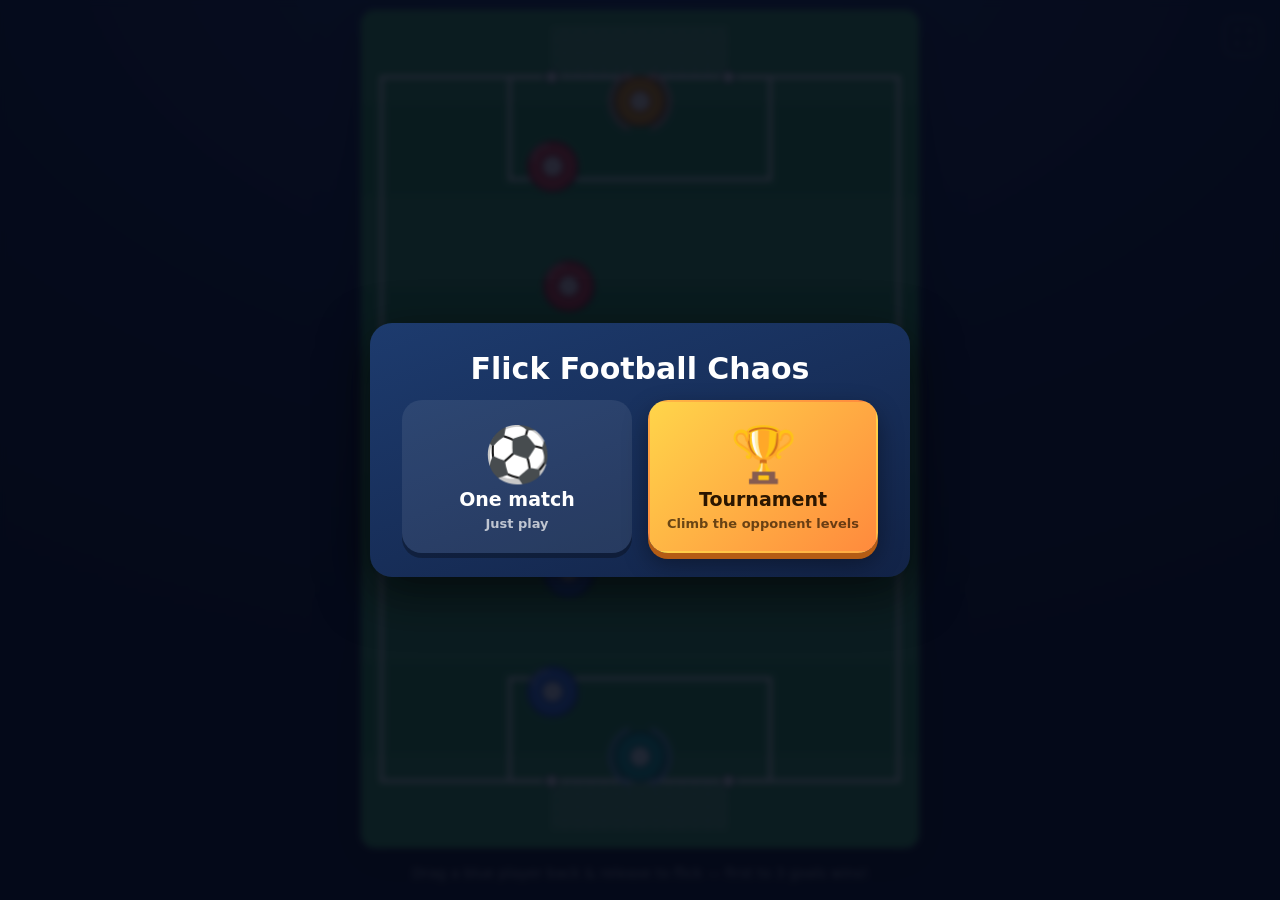
<file: index.html>
<!DOCTYPE html>
<html lang="en">
<head>
<meta charset="utf-8">
<meta name="viewport" content="width=device-width, initial-scale=1, maximum-scale=1, user-scalable=no, viewport-fit=cover">
<title>Flick Football Chaos</title>
<link rel="stylesheet" href="style.css">
</head>
<body>
<div id="wrap">
  <div id="startScreen">
    <div id="startCard">
      <h1 id="startTitle">Flick Football Chaos</h1>

      <div id="modeStep">
        <div id="modeRow">
          <button id="pickSingle" type="button">
            <span class="modeIcon">&#9917;</span>
            <span class="modeName">One match</span>
            <span class="modeHint">Just play</span>
          </button>
          <button id="pickCup" type="button">
            <span class="modeIcon">&#127942;</span>
            <span class="modeName">Tournament</span>
            <span class="modeHint">Climb the opponent levels</span>
          </button>
        </div>
      </div>

      <div id="teamStep" class="hidden">
        <p class="caption">Choose your team</p>
        <div id="slotRow"></div>
        <div id="cupProgress">
          <div id="trophyShelf"></div>
          <div id="cupPips"></div>
          <p id="cupOpponent"></p>
        </div>
        <fieldset id="opponentChoice">
          <legend>Opponent level</legend>
          <div id="opponentLevelControl">
            <button id="levelDown" type="button" aria-label="Easier opponent">−</button>
            <output id="opponentLevelReadout" for="opponentLevelInput">Level <b id="opponentLevelValue">2</b><span id="opponentLevelName">Starter</span></output>
            <button id="levelUp" type="button" aria-label="Harder opponent">+</button>
          </div>
          <input id="opponentLevelInput" type="range" min="0" max="10" step="1" value="2" aria-label="Opponent level">
          <div id="opponentScale" aria-hidden="true"><span>0 · Practice</span><span>10 · Elite</span></div>
          <p id="opponentChoiceHint"></p>
        </fieldset>
        <button id="nextUnlock" type="button" class="hidden" title="Locker" aria-label="Next unlock">
          <canvas id="nextUnlockArt" width="44" height="44"></canvas>
        </button>
        <div id="startButtons">
          <button id="startBack" type="button" aria-label="Back">&#8592;</button>
          <button id="startGo" type="button" aria-label="Play">&#9654;</button>
          <button id="startStats" type="button" title="Stats" aria-label="Stats">&#128202;</button>
          <button id="startLocker" type="button" title="Locker" aria-label="Locker">&#127933;</button>
        </div>
      </div>
    </div>
  </div>

  <header id="hud" class="hidden">
    <span class="team blue">
      <span class="teamIdentity"><span id="hudYouFlag">⚽</span><span id="hudYouName">You</span></span>
      <span class="teamScore"><b id="scoreHuman">0</b><small>You</small></span>
    </span>
    <span id="turnMsg" class="human">Your turn</span>
    <span class="team red">
      <span class="teamIdentity"><span id="hudFoeFlag">⚽</span><span id="hudFoeName">Opponent</span></span>
      <span class="teamScore"><b id="scoreAi">0</b><span class="rivalRating"><small id="hudFoeLevel">Level 2</small><small id="hudFoeStyle"></small></span></span>
    </span>
  </header>

  <div id="streakHud" class="hidden" role="status" aria-label="Maths answer streak and earned powers" aria-live="polite">
    <div id="streakTrack">
      <div class="streakScore"><b id="streakCount">0</b><span>in a row</span></div>
      <div class="streakRun">
        <div id="streakPips" aria-hidden="true">
          <i id="streakPip0"></i><i id="streakPip1"></i><i id="streakPip2"></i><i id="streakPip3"></i>
          <i id="streakPip4"></i><i id="streakPip5"></i><i id="streakPip6"></i><i id="streakPip7"></i>
        </div>
        <span id="streakProgress">3 more for Coaching line</span>
      </div>
      <span id="streakTarget" aria-hidden="true">↗</span>
    </div>
    <div id="streakPowers" class="hidden">
      <span id="streakCoach" class="streakChip hidden"><span>↗ Coaching line</span> <b id="streakCoachCount"></b></span>
      <span id="streakBig" class="streakChip hidden"><span>💪 Big striker</span> <b id="streakBigCount"></b></span>
      <span id="streakSmall" class="streakChip hidden"><span>🐜 Tiny defenders</span> <b id="streakSmallCount"></b></span>
    </div>
  </div>

  <div id="stage">
    <canvas id="game" width="600" height="900"></canvas>
    <button id="fsBtn" type="button" title="Fullscreen (F)" aria-label="Toggle fullscreen">&#9974;</button>
    <div id="chaosBanner" class="hidden"></div>
    <div id="goalFlash" class="hidden"></div>
    <button id="bonusAction" type="button" class="hidden">Skip setup &#8618;</button>
    <div id="matchmaking" class="hidden" role="dialog" aria-modal="true" aria-labelledby="matchTitle">
      <div id="matchCard">
        <p id="matchRound"></p>
        <h2 id="matchTitle" aria-live="polite">Finding an opponent…</h2>
        <div id="matchLineup">
          <div class="matchSide"><span class="matchFlag" id="matchYouFlag"></span><b id="matchYouName"></b><small>Your team</small></div>
          <span class="matchVs">VS</span>
          <div class="matchSide rival"><span class="matchFlag" id="matchFoeFlag">?</span><b id="matchFoeName">Searching…</b><small id="matchFoeCountry"></small></div>
        </div>
        <p class="levelBadge" id="matchLevel"></p>
        <p id="matchHint"></p>
        <div id="matchStyle" class="opponentStyle hidden">
          <span id="matchStyleIcon" aria-hidden="true"></span>
          <div class="opponentStyleCopy"><b id="matchStyleName"></b><p id="matchStyleHint"></p></div>
        </div>
        <p id="matchSeason"></p>
        <p id="matchStatus">Scouting the opposition…</p>
        <div id="matchSearch" aria-hidden="true"><span>⚽</span></div>
        <p class="computerNote">Computer opponent</p>
        <div id="matchButtons">
          <button id="matchBack" type="button">Back</button>
          <button id="matchReveal" type="button">Reveal now</button>
          <button id="matchGo" type="button" disabled>Kick off</button>
        </div>
      </div>
    </div>
    <div id="quiz" class="hidden">
      <div id="quizHeader">
        <div id="quizLead"></div>
        <button id="quizSkip" type="button">Keep playing &#8618;</button>
      </div>
      <div id="quizPrize">
        <div id="quizPrizeGlyph"></div>
        <div id="quizPrizePreview"></div>
        <div id="quizPrizeName"></div>
        <div id="quizPrizeHint"></div>
      </div>
      <div id="quizQ"></div>
      <div id="quizChoices"></div>
    </div>
    <div id="teamEditor" class="hidden">
      <div id="teamCard">
        <p class="caption">Pick a badge</p>
        <div id="badgeGrid"></div>
        <p class="caption">Team name</p>
        <div id="teamNameRow">
          <input id="teamName" type="text" maxlength="12" placeholder="&#9917;" aria-label="Team name">
          <button id="teamDice" type="button" title="Another name" aria-label="Another name">&#127922;</button>
        </div>
        <div id="agePanel">
        <p class="caption">How old are you?</p>
        <div id="ageLead">
          <span class="cake">&#127874;</span>
          <span id="ageValue"></span>
        </div>
        <div id="teamAges" title="Age">
          <button type="button" class="ageBtn" data-band="1">5</button>
          <button type="button" class="ageBtn" data-band="2">6</button>
          <button type="button" class="ageBtn" data-band="3">7</button>
          <button type="button" class="ageBtn" data-band="4">8</button>
          <button type="button" class="ageBtn" data-band="5">9</button>
          <button type="button" class="ageBtn" data-band="6">10</button>
          <button type="button" class="ageBtn" data-band="7">11</button>
          <button type="button" class="ageBtn" data-band="8">12</button>
          <button type="button" class="ageBtn" data-band="9">13</button>
          <button type="button" class="ageBtn" data-band="10">14&ndash;15</button>
          <button type="button" class="ageBtn" data-band="11">16+</button>
          <button type="button" class="ageBtn" data-band="0" title="No maths" aria-label="No maths">&#128683;</button>
        </div>
        </div>
        <div id="teamButtons">
          <button id="teamDelete" type="button" aria-label="Delete team">&#128465;</button>
          <button id="teamCancel" type="button" aria-label="Back">&#10005;</button>
          <button id="teamOk" type="button">&#10004;</button>
        </div>
      </div>
    </div>

    <!-- Every flag in the world, on a screen of its own. The team card has no
         room for two hundred tiles, so the globe in its badge grid opens this
         instead: five continent tabs, a grid that scrolls, and a back arrow
         that changes nothing — the same shape as the cup draw. -->
    <div id="flagPicker" class="hidden">
      <div id="flagCard">
        <div id="flagTabs"></div>
        <div id="flagGrid"></div>
        <div id="flagButtons">
          <button id="flagBack" type="button" aria-label="Back">&#8592;</button>
        </div>
      </div>
    </div>

    <div id="statsPanel" class="hidden">
      <div id="statsCard">
        <div id="statsWho"></div>
        <p class="caption">This team so far</p>
        <div id="statsGrid"></div>
        <button id="statsClose" type="button" aria-label="Back">&#10005;</button>
      </div>
    </div>

    <div id="lockerPanel" class="hidden">
      <div id="lockerCard">
        <div id="lockerWho"></div>
        <p class="caption">Your locker</p>
        <div class="lockerGrid" id="lockerBall"></div>
        <div class="lockerGrid" id="lockerHat"></div>
        <div class="lockerGrid" id="lockerPitch"></div>
        <button id="lockerClose" type="button" aria-label="Back">&#10005;</button>
      </div>
    </div>

    <div id="bracket" class="hidden">
      <div id="bracketCard">
        <div id="bracketTitle">&#127942;</div>
        <p class="caption" id="bracketCaption"></p>
        <div id="bracketTie">
          <div class="side"><span class="bdg" id="tieMe"></span><span class="nm" id="tieMeName"></span></div>
          <div class="vs"><span id="tieRound">&#127942;</span></div>
          <div class="side"><span class="bdg" id="tieFoe"></span><span class="nm" id="tieFoeName"></span><small id="tieFoeCountry"></small></div>
        </div>
        <p class="levelBadge" id="tieLevel"></p>
        <p id="tieChallenge"></p>
        <p id="tieStyle" class="opponentStyleCue"></p>
        <p id="tieSeason"></p>
        <div id="bracketButtons">
          <button id="bracketBack" type="button" aria-label="Back">&#8592;</button>
          <button id="roundGo" type="button" aria-label="Meet your opponent">&#9654;</button>
        </div>
        <div id="bracketRounds"></div>
        <div id="bracketTree"></div>
      </div>
    </div>

    <div id="overlay" class="hidden">
      <div id="overCard">
        <h1 id="overTitle"></h1>
        <p id="overSub"></p>
        <p id="overOpponent"></p>
        <p id="overStyle" class="opponentStyleCue"></p>
        <p id="overNext" class="hidden"></p>
        <div id="overUnlocks" class="hidden">
          <p class="caption">Unlocked!</p>
          <div id="overUnlockRow"></div>
        </div>
        <button id="again"></button>
      </div>
    </div>
  </div>

  <footer id="hint">
    <span id="hintText">Drag a blue player back &amp; release to flick &mdash; first to 3 goals wins!</span>
    <div id="shotFeedback" class="hidden" role="status" aria-live="polite" aria-atomic="true">
      <span id="shotFeedbackIcon" aria-hidden="true"></span>
      <div class="shotFeedbackCopy"><strong id="shotFeedbackTitle"></strong><span id="shotFeedbackTip"></span></div>
    </div>
  </footer>
</div>
<script src="maths.js"></script>
<script src="names.js"></script>
<script src="opponents.js"></script>
<script src="tournament.js"></script>
<script src="flags.js"></script>
<script src="store.js"></script>
<script src="locker.js"></script>
<script src="bonuses.js"></script>
<script src="shot-feedback.js"></script>
<script src="quiz.js"></script>
<script src="formation.js"></script>
<script src="game.js"></script>
</body>
</html>
</file>
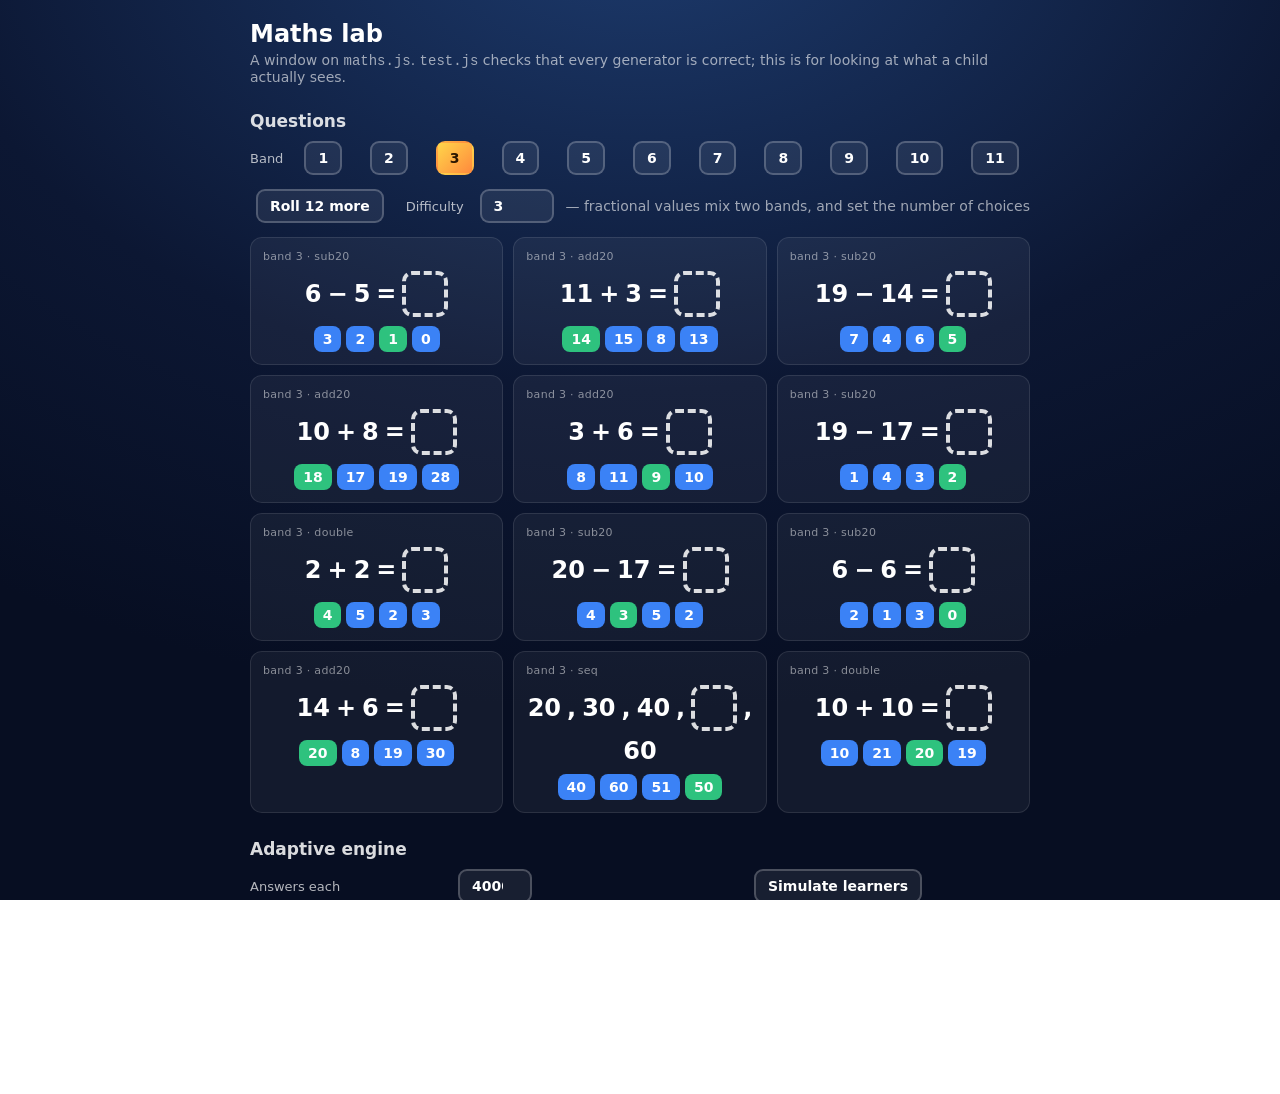
<file: maths-lab.html>
<!DOCTYPE html>
<html lang="en">
<head>
<meta charset="utf-8">
<meta name="viewport" content="width=device-width, initial-scale=1">
<title>Maths lab — Flick Football Chaos</title>
<!-- The game's own stylesheet, so a question here looks exactly like a question
     in a match. A preview drawn a second way would be a preview of the preview. -->
<link rel="stylesheet" href="style.css">
<style>
  body { overflow: auto; padding: 20px 16px 60px; }
  .lab { max-width: 780px; margin: 0 auto; }
  h1 { font-size: 24px; margin-bottom: 4px; }
  h2 { font-size: 17px; margin: 26px 0 10px; opacity: .85; }
  .sub { opacity: .6; font-size: 14px; margin-bottom: 18px; }
  .row { display: flex; gap: 6px; flex-wrap: wrap; align-items: center; margin-bottom: 14px; }
  .row label { font-size: 13px; opacity: .7; margin-right: 4px; }
  button.lab, input.lab {
    font: inherit; font-size: 14px; font-weight: 700; color: #fff;
    padding: 7px 12px; border-radius: 9px; cursor: pointer;
    border: 2px solid rgba(255,255,255,.22); background: rgba(255,255,255,.07);
  }
  button.lab.on { background: linear-gradient(135deg,#ffd54a,#ff8a3d); color: #2b1600; border-color: transparent; }
  input.lab { cursor: text; width: 74px; }

  .cards { display: grid; grid-template-columns: repeat(auto-fill, minmax(230px, 1fr)); gap: 10px; }
  .card {
    padding: 12px; border-radius: 12px;
    background: rgba(255,255,255,.05); border: 1px solid rgba(255,255,255,.1);
  }
  .card .meta { font-size: 11px; opacity: .5; margin-bottom: 8px; letter-spacing: .3px; }
  /* #quizQ's own rules give the tokens their in-game look; the size is dialled
     down here because a dozen of them share a screen. */
  .card .q { display: flex; align-items: center; justify-content: center; gap: 6px;
             flex-wrap: wrap; font-size: 24px; font-weight: 800; min-height: 42px; }
  .card .opts { display: flex; gap: 5px; justify-content: center; flex-wrap: wrap; margin-top: 9px; }
  .card .opts span {
    font-size: 14px; font-weight: 800; padding: 5px 9px; border-radius: 8px;
    background: #3b82f6;
  }
  .card .opts span.right { background: #2ec27e; }

  table.lab { border-collapse: collapse; width: 100%; font-size: 14px; }
  table.lab th, table.lab td { padding: 6px 8px; text-align: right; border-bottom: 1px solid rgba(255,255,255,.1); }
  table.lab th:first-child, table.lab td:first-child { text-align: left; }
  table.lab th { opacity: .6; font-size: 12px; font-weight: 700; }
  td.good { color: #57e389; } td.bad { color: #ff9e9e; }
  .note { font-size: 13px; opacity: .6; margin-top: 10px; line-height: 1.5; }
</style>
</head>
<body>
<div class="lab">
  <h1>Maths lab</h1>
  <p class="sub">
    A window on <code>maths.js</code>. <code>test.js</code> checks that every
    generator is correct; this is for looking at what a child actually sees.
  </p>

  <h2>Questions</h2>
  <div class="row" id="bandRow"><label>Band</label></div>
  <div class="row">
    <button class="lab" id="roll">Roll 12 more</button>
    <label style="margin-left:10px">Difficulty</label>
    <input class="lab" id="diff" type="number" min="1" max="11" step="0.25" value="3">
    <span class="sub" style="margin:0">— fractional values mix two bands, and set the number of choices</span>
  </div>
  <div class="cards" id="cards"></div>

  <h2>Adaptive engine</h2>
  <div class="row">
    <label>Answers each</label>
    <input class="lab" id="simN" type="number" min="200" max="60000" step="200" value="4000">
    <button class="lab" id="sim">Simulate learners</button>
  </div>
  <table class="lab" id="simOut"></table>
  <p class="note">
    Seven children of fixed ability on the same 1&ndash;11 scale, each starting at
    band&nbsp;4. Their chance of knowing an answer falls off as the difficulty
    passes their ability, and whatever they do not know they guess from the
    choices on offer &mdash; which is what makes the two- and three-choice
    floor at the bottom of the scale do any work.
  </p>
  <p class="note">
    The engine should park each of them near <strong>80% correct</strong>, at a
    band close to their ability. This is the same learner model
    <code>test.js</code> asserts against, so the two cannot disagree; the lab
    just lets you watch it rather than take its word.
  </p>
</div>

<script src="maths.js"></script>
<script src="bonuses.js"></script>
<script src="quiz.js"></script>
<script>
(function () {
  'use strict';

  var band = 3;

  function el(id) { return document.getElementById(id); }

  // Sample questions from one band, or across a fractional difficulty.
  function roll() {
    var diff = Number(el('diff').value) || band;
    var state = Maths.newState(Math.round(diff));
    var box = el('cards'), i, k, q, card, qEl, opts, opt;
    box.innerHTML = '';
    for (i = 0; i < 12; i++) {
      q = Maths.make(diff, state, Math.random);
      card = document.createElement('div');
      card.className = 'card';

      card.innerHTML = '<div class="meta"></div><div class="q"></div><div class="opts"></div>';
      card.querySelector('.meta').textContent = 'band ' + q.band + ' · ' + q.skill;

      qEl = card.querySelector('.q');
      for (k = 0; k < q.render.length; k++) {
        // The game's own renderer, so this is not a second opinion on the markup.
        qEl.appendChild(Quiz.renderToken(q.render[k]));
      }

      opts = card.querySelector('.opts');
      for (k = 0; k < q.choices.length; k++) {
        opt = document.createElement('span');
        opt.textContent = q.choices[k];
        if (q.choices[k] === q.answer) { opt.className = 'right'; }
        opts.appendChild(opt);
      }
      box.appendChild(card);
    }
  }

  // Band buttons set both the band and the difficulty, since a whole number
  // difficulty is exactly that band.
  (function () {
    var row = el('bandRow'), b, btn;
    for (b = 1; b <= Maths.MAX_BAND; b++) {
      btn = document.createElement('button');
      btn.className = 'lab' + (b === band ? ' on' : '');
      btn.textContent = b;
      btn.setAttribute('data-band', b);
      btn.addEventListener('click', function () {
        band = Number(this.getAttribute('data-band'));
        el('diff').value = band;
        [].forEach.call(row.querySelectorAll('button'), function (x) {
          x.className = 'lab' + (Number(x.getAttribute('data-band')) === band ? ' on' : '');
        });
        roll();
      });
      row.appendChild(btn);
    }
  })();

  // The difficulty box tops out where the engine does, whatever that is.
  el('diff').max = Maths.MAX_BAND;

  el('roll').addEventListener('click', roll);
  el('diff').addEventListener('change', roll);

  el('sim').addEventListener('click', function () {
    var n = Number(el('simN').value) || 4000;
    var html = '<tr><th>Ability</th><th>Settles at band</th><th>Correct</th></tr>';
    // Abilities span the whole ladder, including the over-12 bands: the lab is
    // how content and engine get judged, so it must not stop where the engine
    // no longer does.
    [1.5, 3, 4.5, 6, 7.5, 9, 10.5].forEach(function (ability) {
      // Maths.simulate is the same synthetic learner test.js asserts against,
      // not a copy of it. A lab that modelled the learner differently from the
      // suite would give a different answer to the same question, and there
      // would be no way to tell which one was lying.
      var r = Maths.simulate(ability, n, Math.random);
      // The band should land near their ability, and accuracy near 80%.
      var bandOk = Math.abs(r.band - Math.min(Maths.MAX_BAND, ability)) < 1.2;
      var accOk = r.accuracy > 0.72 && r.accuracy < 0.88;
      html += '<tr><td>' + ability.toFixed(1) + '</td>' +
              '<td class="' + (bandOk ? 'good' : 'bad') + '">' + r.band.toFixed(2) + '</td>' +
              '<td class="' + (accOk ? 'good' : 'bad') + '">' +
              (r.accuracy * 100).toFixed(0) + '%</td></tr>';
    });
    el('simOut').innerHTML = html;
  });

  roll();
})();
</script>
</body>
</html>
</file>
<file: style.css>
* { margin: 0; padding: 0; box-sizing: border-box; }

html, body {
  height: 100%;
  overflow: hidden;
  overscroll-behavior: none;
}

body {
  background: radial-gradient(1200px 800px at 50% -10%, #1d3b6e 0%, #0c1733 60%, #070e22 100%);
  font-family: "Trebuchet MS", "Avenir Next", Verdana, system-ui, sans-serif;
  color: #fff;
  user-select: none;
  -webkit-user-select: none;
  -webkit-tap-highlight-color: transparent;
}

#wrap {
  height: 100dvh;
  display: flex;
  flex-direction: column;
  align-items: center;
  padding: 10px 10px 6px;
  gap: 8px;
}

#hud {
  width: min(96vw, 560px);
  display: flex;
  align-items: center;
  justify-content: space-between;
  gap: 8px;
}

.team {
  display: flex;
  flex: 1 1 0;
  min-width: 0;
  flex-direction: column;
  gap: 2px;
  font-weight: 800;
  font-size: clamp(15px, 2.4vh, 20px);
  letter-spacing: .5px;
  padding: 6px 10px;
  border-radius: 13px;
  background: rgba(255, 255, 255, .08);
  white-space: nowrap;
}

.team b { font-size: clamp(18px, 3vh, 24px); margin: 0 2px; }
.team.blue { color: #7db4ff; border: 2px solid #3b82f6; }
.team.red  { color: #ff9e9e; border: 2px solid #ef4444; }
.teamIdentity { display: flex; align-items: center; justify-content: center; gap: 5px; min-width: 0; }
.teamIdentity > span:first-child { font-size: 21px; line-height: 1.2; flex-shrink: 0; }
.teamIdentity > span:last-child { overflow: hidden; text-overflow: ellipsis; font-size: 13px; letter-spacing: 0; }
.teamScore { display: flex; align-items: center; justify-content: center; gap: 5px; }
.teamScore small { font-size: 10px; letter-spacing: 0; }
.rivalRating { display: flex; flex-direction: column; min-width: 0; max-width: 105px; line-height: 1.15; text-align: left; }
#hudFoeStyle { color: #a7f3d0; font-size: 9px; font-weight: 700; overflow: hidden; text-overflow: ellipsis; }
#hudFoeStyle:empty { display: none; }

#turnMsg {
  flex: 0 1 150px;
  min-width: 0;
  text-align: center;
  font-weight: 700;
  font-size: clamp(13px, 2vh, 17px);
  padding: 6px 8px;
  border-radius: 10px;
  transition: color .2s;
}
#turnMsg.human { color: #9cc7ff; }
#turnMsg.ai    { color: #ffb3b3; }
@media (max-width: 420px) {
  #hud { display: grid; grid-template-columns: repeat(2, minmax(0, 1fr)); gap: 4px 12px; }
  #hud .team.blue { grid-column: 1; grid-row: 1; }
  #hud .team.red { grid-column: 2; grid-row: 1; }
  #turnMsg { grid-column: 1 / -1; grid-row: 2; padding: 2px 4px; font-size: 13px; }
}

#streakHud {
  width: min(96vw, 560px);
  flex-shrink: 0;
  display: flex;
  flex-direction: column;
  gap: 5px;
}
#streakTrack {
  display: flex;
  align-items: center;
  gap: 12px;
  padding: 6px 12px;
  background: rgba(9, 27, 52, .7);
  border: 1px solid rgba(156, 199, 255, .2);
  border-radius: 12px;
}
.streakScore {
  flex: 0 0 48px;
  text-align: center;
  border-right: 1px solid rgba(156, 199, 255, .25);
  padding-right: 12px;
  color: #9cc7ff;
}
.streakScore b { display: block; font-size: 24px; line-height: 1; font-weight: 900; font-variant-numeric: tabular-nums; }
.streakScore span { display: block; margin-top: 3px; font-size: 10px; white-space: nowrap; }
#streakHud.hot .streakScore { color: #ffd54a; }
.streakRun { flex: 1; min-width: 0; }
#streakPips { display: flex; gap: 5px; margin-bottom: 4px; }
#streakPips i {
  position: relative;
  width: 17px;
  height: 17px;
  flex-shrink: 0;
  border-radius: 50%;
  border: 1px solid #6b819c;
  background: #102743;
  transition: background .2s, border-color .2s;
}
#streakPips i::after {
  content: '';
  position: absolute;
  inset: 4px;
  background: #6b819c;
  clip-path: polygon(50% 0, 100% 38%, 80% 100%, 20% 100%, 0 38%);
}
#streakPips i.complete { background: #ffd54a; border-color: #ffd54a; }
#streakPips i.complete::after { background: #775219; }
#streakPips i.next { border: 2px solid #9cc7ff; }
#streakProgress { display: block; font-size: 12px; font-weight: 700; color: #cbdcf0; line-height: 1.3; }
#streakTarget {
  display: grid;
  place-items: center;
  flex: 0 0 32px;
  height: 32px;
  border: 1px dashed #ffd54a;
  border-radius: 9px;
  background: rgba(255, 213, 74, .08);
  color: #ffd54a;
  font-size: 22px;
}
#streakPowers { display: flex; justify-content: center; flex-wrap: wrap; gap: 5px; }
.streakChip {
  display: inline-flex;
  align-items: center;
  gap: 7px;
  padding: 4px 5px 4px 9px;
  border: 1px solid rgba(167, 243, 208, .4);
  border-radius: 8px;
  background: #102b36;
  font-size: 11px;
  font-weight: 700;
  color: #d6f9e6;
  white-space: nowrap;
}
.streakChip b { padding: 3px 5px; border-radius: 4px; background: #a7f3d0; color: #133728; font-size: 10px; }
#streakHud.earned .streakScore { animation: streakEarned .6s ease-out; }
@keyframes streakEarned {
  0% { transform: scale(1.25); color: #fff; }
  100% { transform: scale(1); color: #ffd54a; }
}
@media (max-height: 570px) {
  #streakTrack { padding: 4px 10px; gap: 9px; }
  .streakScore b { font-size: 20px; }
  #streakPips i { width: 14px; height: 14px; }
  #streakPips i::after { inset: 3px; }
  #streakProgress { font-size: 11px; }
  #streakTarget { height: 28px; flex-basis: 28px; font-size: 19px; }
  #streakHud { gap: 3px; }
  .streakChip { padding-top: 2px; padding-bottom: 2px; }
}
@media (orientation: landscape) and (max-height: 570px) {
  /* Use the spare sideline space instead of shortening the football pitch. */
  #streakHud {
    position: absolute;
    left: 14px;
    top: 70px;
    width: min(260px, calc(50vw - 124px));
    max-height: calc(100dvh - 90px);
    overflow-y: auto;
    z-index: 2;
  }
  #streakTrack { display: grid; grid-template-columns: 38px minmax(0, 1fr); padding: 8px; gap: 8px; }
  .streakScore { padding-right: 8px; }
  #streakPips { flex-wrap: wrap; gap: 3px; }
  #streakTarget { display: none; }
  #streakPowers { gap: 4px; }
  .streakChip { width: 100%; justify-content: space-between; }
  .streakChip > span { white-space: normal; }
  .streakChip b { flex-shrink: 0; }
}
@media (prefers-reduced-motion: reduce) {
  #streakHud.earned .streakScore { animation: none; }
  #streakPips i { transition: none; }
}

#stage {
  position: relative;
  flex: 1;
  min-height: 0;
  width: 100%;
  display: flex;
  align-items: center;
  justify-content: center;
}

canvas {
  display: block;
  border-radius: 14px;
  box-shadow: 0 10px 40px rgba(0, 0, 0, .55), 0 0 0 3px rgba(255, 255, 255, .07);
  touch-action: none;
  cursor: pointer;
}

#fsBtn {
  position: absolute;
  top: 8px;
  right: 8px;
  z-index: 4;
  width: 38px;
  height: 38px;
  display: flex;
  align-items: center;
  justify-content: center;
  font: inherit;
  font-size: 19px;
  line-height: 1;
  color: #fff;
  border: 2px solid rgba(255, 255, 255, .35);
  border-radius: 10px;
  background: rgba(8, 20, 45, .5);
  backdrop-filter: blur(3px);
  cursor: pointer;
  opacity: .55;
  transition: opacity .15s, transform .08s, background .15s;
}
#fsBtn:hover  { opacity: 1; background: rgba(8, 20, 45, .75); }
#fsBtn:active { transform: scale(.92); }

/* keep the app background — a fullscreened element sits on a bare backdrop */
#wrap:fullscreen {
  width: 100%;
  height: 100%;
  padding: 12px 12px 8px;
  background: radial-gradient(1200px 800px at 50% -10%, #1d3b6e 0%, #0c1733 60%, #070e22 100%);
}
#wrap:-webkit-full-screen {
  width: 100%;
  height: 100%;
  padding: 12px 12px 8px;
  background: radial-gradient(1200px 800px at 50% -10%, #1d3b6e 0%, #0c1733 60%, #070e22 100%);
}
#wrap::backdrop { background: #070e22; }

#chaosBanner {
  position: absolute;
  top: 10px;
  left: 50%;
  padding: 8px 18px;
  border-radius: 999px;
  font-weight: 900;
  font-size: clamp(14px, 2.2vh, 18px);
  letter-spacing: 1px;
  color: #2b1600;
  background: linear-gradient(135deg, #ffd54a, #ff8a3d);
  box-shadow: 0 4px 18px rgba(255, 150, 40, .5);
  animation: bannerPop .35s ease both, wiggle 1.2s ease-in-out .4s infinite;
  pointer-events: none;
  white-space: normal;
  width: max-content;
  max-width: calc(100% - 20px);
  text-align: center;
  z-index: 3;
}

@keyframes bannerPop {
  from { transform: translateX(-50%) scale(.4); opacity: 0; }
  to   { transform: translateX(-50%) scale(1);  opacity: 1; }
}

@keyframes wiggle {
  0%, 100% { transform: translateX(-50%) rotate(-2deg); }
  50%      { transform: translateX(-50%) rotate(2deg); }
}

#goalFlash {
  position: absolute;
  top: 42%;
  left: 50%;
  transform: translate(-50%, -50%);
  width: 96%; text-align: center;
  font-size: clamp(32px, 8vw, 68px);
  font-weight: 900;
  color: #fff;
  -webkit-text-stroke: 3px #0a5c34;
  text-shadow: 0 6px 0 rgba(0, 0, 0, .35);
  letter-spacing: 2px;
  animation: goalPop .5s cubic-bezier(.2, 1.6, .4, 1) both;
  pointer-events: none;
  z-index: 4;
}

@keyframes goalPop {
  from { transform: translate(-50%, -50%) scale(.3); opacity: 0; }
  to   { transform: translate(-50%, -50%) scale(1);  opacity: 1; }
}

#overlay {
  position: absolute;
  inset: 0;
  display: flex;
  align-items: center;
  justify-content: center;
  background: rgba(5, 10, 25, .72);
  backdrop-filter: blur(3px);
  z-index: 5;
}

#overCard {
  text-align: center;
  width: min(96%, 540px);
  padding: 34px 40px 30px;
  border-radius: 22px;
  background: linear-gradient(160deg, #1d3b6e, #122347);
  box-shadow: 0 16px 50px rgba(0, 0, 0, .6);
  animation: cardPop .4s ease both;
}

@keyframes cardPop {
  from { transform: scale(.6); opacity: 0; }
  to   { transform: scale(1);  opacity: 1; }
}

#overTitle { font-size: clamp(30px, 6vh, 46px); margin-bottom: 8px; }
#overSub   { opacity: .85; margin-bottom: 22px; font-size: clamp(15px, 2.4vh, 19px); }
#overOpponent { color: #ffb3b3; font-size: 14px; font-weight: 700; margin: -10px 0 18px; }
#overStyle { margin: -10px 0 18px; }
#overNext { color: #ffd54a; font-size: 14px; line-height: 1.5; margin: 0 0 20px; }

#again {
  font: inherit;
  font-weight: 800;
  font-size: clamp(16px, 2.6vh, 20px);
  padding: 12px 30px;
  border: none;
  border-radius: 999px;
  color: #06230f;
  background: linear-gradient(135deg, #57e389, #2ec27e);
  cursor: pointer;
  box-shadow: 0 6px 0 #1a8a55, 0 10px 24px rgba(0, 0, 0, .4);
  transition: transform .08s;
}
#again:active { transform: translateY(4px); box-shadow: 0 2px 0 #1a8a55; }

#hint {
  position: relative;
  display: flex;
  align-items: center;
  justify-content: center;
  flex-shrink: 0;
  width: min(100%, 560px);
  min-height: 38px;
  font-size: clamp(11px, 1.8vh, 14px);
  padding-bottom: 4px;
  text-align: center;
}
#hintText { opacity: .6; }
#hint:has(#shotFeedback:not(.hidden)) #hintText { visibility: hidden; }

.hidden { display: none !important; }

/* Reserve the usual instruction space for feedback so no note can cover a
   goalkeeper or resize the pitch halfway through a turn. */
#shotFeedback {
  position: absolute;
  z-index: 3;
  left: 50%;
  bottom: 0;
  transform: translateX(-50%);
  display: flex;
  align-items: center;
  gap: 10px;
  width: max-content;
  max-width: 100%;
  padding: 2px 8px;
  border-left: 3px solid #a7f3d0;
  border-radius: 4px 10px 10px 4px;
  background: rgba(10, 27, 44, .95);
  box-shadow: 0 3px 12px rgba(0, 0, 0, .3);
  pointer-events: none;
  animation: shotNoteIn .18s ease-out both;
}
#shotFeedbackIcon { flex: 0 0 25px; color: #ffd54a; font-size: 23px; text-align: center; line-height: 1; }
.shotFeedbackCopy { min-width: 0; text-align: left; }
#shotFeedbackTitle { display: block; color: #a7f3d0; font-size: 13px; font-weight: 900; line-height: 1.25; }
#shotFeedbackTip { display: block; margin-top: 2px; color: #e0e9f5; font-size: 12px; line-height: 1.3; }
#shotFeedbackTip:empty { display: none; }
@keyframes shotNoteIn {
  from { opacity: 0; }
  to { opacity: 1; }
}
@media (max-width: 360px) {
  #hint { min-height: 42px; }
  #shotFeedback { gap: 7px; padding: 2px 6px; }
  #shotFeedbackIcon { flex-basis: 22px; font-size: 20px; }
  #shotFeedbackTitle { font-size: 12px; }
  #shotFeedbackTip { font-size: 11px; }
}
@media (orientation: landscape) and (min-width: 640px) and (max-height: 570px) {
  #hint { min-height: 0; }
  #shotFeedback { position: fixed; left: auto; right: 22px; bottom: 44px; transform: none; width: 210px; max-width: calc(32% - 22px); padding: 9px 12px; }
  #hint:has(#shotFeedback:not(.hidden)) #hintText { visibility: visible; }
}
@media (prefers-reduced-motion: reduce) {
  #shotFeedback { animation: none; }
}

#quiz {
  position: absolute;
  left: 50%;
  top: 50%;
  transform: translate(-50%, -50%);
  /* An occasional offer, with room around it to keep the pitch visible. */
  width: min(92%, 480px);
  max-height: 94%;
  overflow-y: auto;
  overscroll-behavior: contain;
  padding: 16px 16px 12px;
  border-radius: 18px;
  background: rgba(6, 20, 44, .93);
  box-shadow: 0 8px 28px rgba(0, 0, 0, .4);
  z-index: 6;
  text-align: center;
}

/* During a save the child needs to see the goal being attacked and the ball's
   route into it, so the panel lifts clear of the lower half of the pitch. */
#quiz.saving { top: 34%; }

#quizHeader {
  display: flex;
  align-items: center;
  justify-content: space-between;
  gap: 8px;
  position: sticky;
  top: 0;
  z-index: 1;
  background: inherit;
  margin-bottom: 9px;
}

#quizLead {
  flex: 1;
  text-align: left;
  font-size: clamp(14px, 2.4vh, 19px);
  font-weight: 800;
  letter-spacing: .4px;
  opacity: .8;
}

#quizPrize {
  display: grid;
  grid-template-columns: minmax(0, 1fr) 112px;
  align-items: center;
  gap: 4px 10px;
  width: 100%;
  text-align: left;
  margin-bottom: 10px;
  padding: 10px 12px;
  border-radius: 12px;
  background: linear-gradient(160deg, #ffe27a, #ffb43d 55%, #ff8a3d);
  box-shadow: 0 0 0 2px rgba(255, 255, 255, .4) inset, 0 6px 16px rgba(0, 0, 0, .35);
  /* Not `bannerPop`: that keyframe ends on translateX(-50%), which is the
     centring trick for the absolutely-positioned chaos banner. On a normally
     flowed element with fill-mode `both` it sticks, shifting the prize half
     its own width to the left. */
  animation: prizePop .20s ease both;
}

@keyframes prizePop {
  from { transform: scale(.96); opacity: 0; }
  to   { transform: scale(1);  opacity: 1; }
}

#quizPrizeGlyph {
  display: none;
  grid-column: 2;
  grid-row: 1 / span 2;
  text-align: center;
  font-size: 36px;
  line-height: 1;
}
#quiz.saving #quizPrizeGlyph { display: block; }
#quiz.saving #quizPrizePreview { display: none; }

#quizPrizePreview {
  grid-column: 2;
  grid-row: 1 / span 2;
  display: flex;
  align-items: center;
  justify-content: center;
  gap: 5px;
  height: clamp(10px, 2.2vh, 16px);
}

#quizPrizeName { grid-column: 1; grid-row: 1; font-size: clamp(16px, 2.5vh, 20px); font-weight: 900; color: #172b4c; }
#quizPrizeHint { grid-column: 1; grid-row: 2; font-size: clamp(12px, 1.8vh, 14px); font-weight: 700; line-height: 1.3; color: #263748; }
#quizPrizePreview.football { height: 48px; }
.pvPitch {
  display: block; position: relative; width: 112px; height: 100%;
  border: 1px solid rgba(255,255,255,.7); border-radius: 7px;
  background: #237653; overflow: hidden;
}
.pvPitch > span { position: absolute; transform: translate(-50%, -50%); }
.pvPlayer { width: 16px; height: 16px; border: 2px solid rgba(255,255,255,.8); border-radius: 50%; }
.pvPlayer.blue { background: #3b82f6; }
.pvPlayer.red { background: #ef4444; }
.pvPlayer.keeper { background: #f59e0b; }
.pvPlayer.ghost { opacity: .35; border-style: dashed; }
.pv-small .before { width: 20px; height: 20px; }
.pv-small .after { width: 12px; height: 12px; }
.pv-big .after { width: 24px; height: 24px; }
.pvBall { width: 7px; height: 7px; border-radius: 50%; background: #fff; }
.pvChange, .pvPause, .pvCount { color: #ffeb85; font: 900 21px/1 sans-serif; }
.pvPause { font-size: 16px; }
.pvCount { font-size: 16px; }
.pvGoal { width: 8px; height: 25px; border: 2px solid white; border-left: 0; }
.pvGuide { height: 2px; width: 31px; border-top: 2px dashed #a7f3d0; }
.pvGuide.outgoing { width: 42px; transform: translate(-50%, -50%) rotate(-23deg); }
.pvContact { width: 11px; height: 11px; border: 2px solid #ffeb85; border-radius: 50%; }

#bonusAction {
  position: absolute; z-index: 4; left: 50%; bottom: 12px; transform: translateX(-50%);
  min-height: 44px; padding: 9px 20px; border: 2px solid rgba(255,255,255,.5);
  border-radius: 999px; font: inherit; font-size: 15px; font-weight: 800; line-height: 1.2; color: #fff; background: #15345e;
  box-shadow: 0 3px 10px rgba(0,0,0,.3); cursor: pointer;
}

@media (max-height: 570px) {
  #quiz { padding: 12px 14px; }
  #quizPrize { gap: 3px 10px; padding: 7px 12px; margin-bottom: 6px; }
  #quizPrizePreview.football { height: 38px; }
  #quizPrizeHint { font-size: 12px; }
}

.pvDot { border-radius: 50%; flex: 0 0 auto; }
.pvDot.szXs { width: clamp(5px, 1.1vh, 8px);   height: clamp(5px, 1.1vh, 8px); }
.pvDot.szMd { width: clamp(10px, 2.2vh, 15px); height: clamp(10px, 2.2vh, 15px); }
.pvDot.szLg { width: clamp(17px, 3.6vh, 26px); height: clamp(17px, 3.6vh, 26px); }

.pvBar { border-radius: 4px; height: clamp(5px, 1.1vh, 8px); flex: 0 0 auto; }
.pvBar.szSm { width: clamp(12px, 2.4vh, 17px); }
.pvBar.szLg { width: clamp(28px, 5.6vh, 42px); }

.pvArrow {
  width: 0;
  height: 0;
  border-top: 4px solid transparent;
  border-bottom: 4px solid transparent;
  border-left: 7px solid rgba(43, 22, 0, .75);
  flex: 0 0 auto;
}

.pvStreak { height: clamp(2px, .6vh, 4px); border-radius: 3px; flex: 0 0 auto; }
.pvStreak.sz3 { width: clamp(5px, 1.1vh, 8px);  opacity: .3; }
.pvStreak.sz2 { width: clamp(7px, 1.6vh, 11px); opacity: .55; }
.pvStreak.sz1 { width: clamp(10px, 2vh, 14px);  opacity: .8; }

#quizQ {
  display: flex;
  align-items: center;
  justify-content: center;
  gap: 8px;
  flex-wrap: wrap;
  min-height: 64px;
  font-size: clamp(28px, 5.6vh, 44px);
  font-weight: 800;
}

#quizChoices { display: flex; gap: 12px; justify-content: center; flex-wrap: wrap; margin-top: 16px; }
#quizChoices button {
  font: inherit;
  font-weight: 800;
  font-size: clamp(24px, 4vh, 34px);
  min-width: 86px;
  padding: 15px 12px;
  border: none;
  border-radius: 16px;
  background: #3b82f6;
  color: #fff;
  cursor: pointer;
  box-shadow: 0 5px 0 #1e50b0;
}
#quizChoices button:active { transform: translateY(3px); box-shadow: 0 2px 0 #1e50b0; }
#quizChoices button.right { background: #2ec27e; box-shadow: 0 5px 0 #1a8a55; }
#quizChoices button.wrong { background: #ef4444; box-shadow: 0 5px 0 #a51f1f; }

#quizSkip {
  flex-shrink: 0;
  min-height: 44px;
  padding: 10px 18px;
  border-radius: 12px;
  border: none;
  background: rgba(255, 255, 255, .1);
  color: rgba(255, 255, 255, .85);
  font: inherit;
  font-size: 14px;
  line-height: 1;
  cursor: pointer;
}
#quizSkip:hover { background: rgba(255, 255, 255, .18); color: rgba(255, 255, 255, .85); }
#quizSkip:active { transform: scale(.92); }

@media (max-height: 570px) {
  #quizQ { min-height: 48px; }
  #quizChoices { margin-top: 8px; gap: 8px; }
  #quizChoices button { min-width: 62px; padding: 12px 10px; }
  #quizHeader { margin-bottom: 5px; }
}

.qBalls { display: flex; gap: 3px; }
.qBall {
  width: clamp(16px, 3vh, 24px);
  height: clamp(16px, 3vh, 24px);
  border-radius: 50%;
  background: #fff;
  border: 2px solid #222;
}
.qBox {
  min-width: 46px;
  height: 46px;
  border: 4px dashed rgba(255, 255, 255, .85);
  border-radius: 10px;
}
.qFrac { display: inline-flex; flex-direction: column; font-size: .6em; line-height: 1.05; }
.qFrac span:last-child { border-top: 3px solid #fff; }
.qVar { font-style: italic; letter-spacing: .5px; }
/* Each canvas carries its own inline CSS size: the triangle diagram is drawn
   to true proportions and so picks its own box, and a fixed size here would
   squash it back into the wrong angles. */
.qDiag canvas { display: block; }

#startScreen {
  position: fixed;
  inset: 0;
  display: flex;
  align-items: center;
  justify-content: center;
  background: rgba(5, 10, 25, .88);
  backdrop-filter: blur(3px);
  z-index: 20;
  padding: 16px;
}

#startCard {
  text-align: center;
  padding: 28px 26px 24px;
  border-radius: 22px;
  background: linear-gradient(160deg, #1d3b6e, #122347);
  box-shadow: 0 16px 50px rgba(0, 0, 0, .6);
  animation: cardPop .4s ease both;
  /* Every modal in the game is this wide. Sized individually they read as
     unrelated panels; at one size they read as one app. */
  width: min(96%, 540px);
  max-height: 94vh;
  overflow: auto;
}

#startTitle { font-size: clamp(20px, 4.4vh, 30px); margin-bottom: 14px; }

/* A word above each control. The game is playable without reading any of it —
   every button still carries its icon — but a first-time child should not have
   to guess what a row of numbers or a grid of animals is asking. */
.caption {
  font-size: 13px; font-weight: 700; letter-spacing: .4px;
  text-transform: uppercase; opacity: .55;
  margin-bottom: 6px; text-align: center;
}

/* Age belongs to the child, not to the session, so it is set once while making
   a team rather than being re-asked on every visit to the start screen.

   A row of numbers on its own does not say "age" to anyone, so the cake and the
   chosen number are shown together above it: the cake gives the meaning and the
   big number confirms the choice without a word of text. */
/* Its own panel, so the age reads as a separate question from the badge and the
   name rather than a third row of buttons. */
#agePanel {
  margin-top: 14px; padding: 10px 8px 9px;
  border-radius: 14px;
  border: 2px solid rgba(255, 213, 74, .28);
  background: rgba(255, 213, 74, .07);
}
#ageLead {
  display: flex; align-items: center; justify-content: center; gap: 10px;
  margin-bottom: 9px;
}
#ageLead .cake { font-size: 36px; line-height: 1; }
#ageLead #ageValue {
  font-size: 46px; font-weight: 900; line-height: 1;
  min-width: 62px; text-align: left; color: #ffd54a;
  text-shadow: 0 2px 10px rgba(255, 213, 74, .45);
}

/* A six-column grid to match the badge grid above and the expanded age row
   (now 12 buttons: ages 5–13 plus "14–15", "16+", no-maths). */
#teamAges { display: grid; grid-template-columns: repeat(6, 1fr); gap: 6px; }
.ageBtn {
  font: inherit;
  font-weight: 800;
  font-size: clamp(14px, 3.2vw, 20px);
  padding: 11px 0;
  border-radius: 11px;
  border: 2px solid rgba(255, 255, 255, .22);
  background: rgba(255, 255, 255, .07);
  color: #fff;
  cursor: pointer;
}
.ageBtn.on {
  background: linear-gradient(135deg, #ffd54a, #ff8a3d);
  color: #2b1600; border-color: #fff;
  transform: scale(1.18);
  box-shadow: 0 0 0 3px rgba(255, 213, 74, .35);
}

/* The name is optional, so it sits behind a dice: a child who will not type
   still gets a team called something. */
#teamNameRow { display: flex; gap: 6px; align-items: stretch; }
#teamDice {
  font: inherit; font-size: 26px; line-height: 1;
  flex: 0 0 auto; width: 58px;
  border-radius: 10px; border: 2px solid rgba(255, 255, 255, .2);
  background: rgba(255, 255, 255, .08); cursor: pointer;
}
#teamDice:active { transform: scale(.92); }

/* Step one: what kind of game. Two unlabelled buttons — a ball is one match, a
   trophy is the cup. Asking this first means a child deciding between a
   kickabout and a tournament is not also reading a row of teams and a cup
   progress bar that may not apply to either. */
#modeRow { display: flex; gap: 16px; justify-content: center; }
#modeRow button {
  font: inherit; cursor: pointer;
  flex: 1 1 0; max-width: 230px;
  display: flex; flex-direction: column; gap: 6px;
  align-items: center; justify-content: center;
  padding: 26px 10px 20px;
  border: 2px solid transparent; border-radius: 20px;
  transition: transform .08s;
}
#modeRow .modeIcon { font-size: clamp(34px, 6vh, 54px); line-height: 1; }
#modeRow .modeName { font-size: 19px; font-weight: 800; }
#modeRow .modeHint { font-size: 13px; font-weight: 600; opacity: .7; }
#modeRow button:active { transform: translateY(4px); }

#pickSingle {
  color: #fff;
  background: rgba(255, 255, 255, .08);
  border-color: rgba(255, 255, 255, .22);
  box-shadow: 0 5px 0 rgba(0, 0, 0, .3);
}
#pickCup {
  color: #2b1600;
  background: linear-gradient(135deg, #ffd54a, #ff8a3d);
  box-shadow: 0 6px 0 #b45c14, 0 10px 24px rgba(0, 0, 0, .4);
}
#pickSingle:active { box-shadow: 0 1px 0 rgba(0, 0, 0, .3); }
#pickCup:active    { box-shadow: 0 2px 0 #b45c14; }

/* Step two: who you are playing as, and — in the cup only — how far in. */
#cupProgress { margin-bottom: 12px; }

/* Four pips: how far through the cup this team is. Four flags here meant
   nothing, because the child had not seen the draw yet. */
#cupPips { display: flex; gap: 7px; justify-content: center; height: 11px; align-items: center; }
#cupPips .pip {
  width: 11px; height: 11px; border-radius: 50%;
  background: rgba(255, 255, 255, .12);
  box-shadow: inset 0 0 0 1px rgba(255, 255, 255, .18);
}
#cupPips .pip.done { background: #2ec27e; box-shadow: 0 0 8px rgba(46, 194, 126, .6); }
#cupOpponent { color: #ffd54a; font-size: 12px; font-weight: 700; margin-top: 9px; }

#opponentChoice { border: none; margin: 0 0 14px; }
#opponentChoice legend { width: 100%; font-size: 14px; font-weight: 700; margin-bottom: 8px; }
#opponentLevelControl { display: flex; align-items: center; justify-content: center; gap: 18px; margin-bottom: 10px; }
#opponentLevelControl button {
  width: 44px; height: 44px; font: inherit; font-size: 26px; font-weight: 800;
  color: #cbdcf0; background: #102743; border: 2px solid #506787; border-radius: 10px; cursor: pointer;
}
#opponentLevelControl button:disabled { opacity: .35; cursor: default; }
#opponentLevelReadout { min-width: 130px; color: #ffd54a; font-weight: 800; font-size: 16px; }
#opponentLevelReadout b { font-size: 30px; margin-left: 4px; font-variant-numeric: tabular-nums; }
#opponentLevelName { display: block; color: #cbdcf0; font-size: 12px; margin-top: 2px; }
#opponentLevelInput { display: block; width: 100%; height: 32px; accent-color: #ffd54a; cursor: pointer; }
#opponentScale { display: flex; justify-content: space-between; color: #cbdcf0; font-size: 10px; margin-top: 2px; }
#opponentChoiceHint { color: #cbdcf0; font-size: 12px; line-height: 1.4; margin-top: 8px; min-height: 34px; }

.levelBadge {
  display: inline-block; color: #ffd54a; font-weight: 800; font-size: 13px;
  border: 1px solid rgba(255, 213, 74, .5); border-radius: 7px;
  background: rgba(255, 213, 74, .08); padding: 5px 10px;
}
#matchmaking {
  position: absolute; inset: 0; z-index: 8; padding: 10px;
  display: flex; align-items: center; justify-content: center;
  background: rgba(4, 9, 22, .93); backdrop-filter: blur(4px);
}
#matchCard {
  position: relative;
  width: min(100%, 460px); max-height: 96%; overflow: auto;
  padding: 24px 22px; border-radius: 22px; text-align: center;
  background: linear-gradient(155deg, #1d3b6e 0%, #102743 55%, #101f3f 100%);
  border: 1px solid rgba(255, 255, 255, .15);
}
#matchTitle { font-size: clamp(21px, 3.8vh, 30px); font-weight: 900; margin: 5px 0 16px; }
#matchRound { color: #9cc7ff; font-size: 13px; font-weight: 700; }
#matchLineup {
  display: flex; align-items: center; gap: 10px; margin: 0 -8px 18px; padding: 16px 8px;
  border-top: 1px solid #506787; border-bottom: 1px solid #506787;
  background: radial-gradient(ellipse at 50% 50%, rgba(35, 112, 82, .45), transparent 75%),
    repeating-linear-gradient(90deg, rgba(255, 255, 255, .025) 0 30px, transparent 30px 60px);
}
.matchSide { flex: 1; min-width: 0; display: flex; flex-direction: column; align-items: center; gap: 5px; }
.matchFlag {
  display: grid; place-items: center; width: 96px; height: 96px;
  font-size: 62px; line-height: 1; border-radius: 50%;
  background: #102743; border: 2px solid #7db4ff;
}
.rival .matchFlag { border-color: #ff9e9e; background: #472739; }
.matchSide b { font-size: 20px; max-width: 100%; overflow-wrap: anywhere; }
.matchSide small { font-size: 12px; color: #cbdcf0; }
.matchVs { font-weight: 900; color: #ffd54a; font-size: 22px; font-style: italic; flex-shrink: 0; }
#matchmaking:not(.opponentFound) .rival .matchFlag { animation: scoutingBadge .65s ease-in-out infinite alternate; }
#matchmaking.closingIn .rival .matchFlag { animation-duration: 1.1s; }
#matchmaking.opponentFound #matchTitle { color: #ffd54a; }
#matchmaking.opponentFound #matchLineup { border-color: #ffd54a; }
#matchmaking.opponentFound .rival .matchFlag { border-color: #ffd54a; animation: rivalArrival .6s cubic-bezier(.2, .8, .3, 1.2) both; box-shadow: 0 0 0 5px rgba(255, 213, 74, .08); }
#matchmaking.opponentFound .rival b { color: #ffb3b3; }
@keyframes scoutingBadge { to { transform: translateY(-4px) scale(.95); opacity: .75; } }
@keyframes rivalArrival { 0% { transform: scale(.72); } 55% { transform: scale(1.14); } 100% { transform: scale(1); } }
#matchHint { font-size: 13px; line-height: 1.5; color: #cbdcf0; margin: 10px 0 5px; }
.opponentStyle {
  display: flex;
  align-items: center;
  gap: 10px;
  margin: 12px 0;
  padding: 9px 11px;
  border-left: 3px solid #a7f3d0;
  background: rgba(9, 23, 39, .4);
  text-align: left;
}
#matchStyleIcon { flex: 0 0 25px; font-size: 24px; text-align: center; color: #ffd54a; line-height: 1; }
.opponentStyleCopy { min-width: 0; }
#matchStyleName { display: block; font-size: 14px; color: #a7f3d0; }
#matchStyleHint { margin-top: 3px; font-size: 12px; line-height: 1.4; color: #e0e9f5; }
#matchmaking:not(.opponentFound) #matchStyle { display: none; }
.opponentStyleCue { color: #a7f3d0; font-size: 12px; font-weight: 700; line-height: 1.35; text-align: center; }
.opponentStyleCue:empty { display: none; }
#matchSeason { color: #ffd54a; font-size: 12px; line-height: 1.4; }
#matchStatus { color: #ffd54a; font-size: 12px; font-weight: 700; margin: 10px 0 0; }
#matchSearch { position: relative; height: 24px; max-width: 180px; margin: 8px auto; overflow: hidden; }
#matchSearch::before { content: ''; position: absolute; left: 0; right: 0; top: 11px; height: 1px; background: #506787; }
#matchSearch span { position: absolute; left: 0; font-size: 20px; animation: findOpponent .7s ease-in-out infinite alternate; }
@keyframes findOpponent { to { left: calc(100% - 24px); transform: rotate(180deg); } }
.computerNote { color: #a5bbd6; font-size: 11px; margin: 12px 0 16px; }
#matchButtons { display: flex; gap: 10px; justify-content: center; }
#matchButtons button { font: inherit; font-size: 16px; font-weight: 800; min-height: 46px; padding: 10px 20px; border-radius: 999px; cursor: pointer; }
#matchBack { color: #fff; background: transparent; border: 2px solid #6b819c; }
#matchGo { color: #06230f; background: #57e389; border: 2px solid #57e389; }
#matchReveal { color: #34290c; background: #ffd54a; border: 2px solid #ffd54a; }
#matchmaking:not(.opponentFound) #matchGo { display: none; }
#matchGo:disabled { opacity: .45; cursor: default; }
#matchButtons button:focus-visible, #opponentLevelControl button:focus-visible, #opponentLevelInput:focus-visible { outline: 3px solid #fff; outline-offset: 3px; }
@media (max-width: 480px) and (max-height: 700px) {
  #matchCard { padding: 16px 14px; }
  #matchTitle { font-size: 21px; margin: 4px 0 10px; }
  #matchLineup { gap: 8px; margin: 0 -2px 10px; padding: 10px 2px; }
  .matchFlag { width: 64px; height: 64px; font-size: 42px; }
  .matchSide { gap: 4px; }
  .matchSide b { font-size: 16px; line-height: 1.15; }
  #matchHint { font-size: 12px; line-height: 1.4; margin: 8px 0 4px; }
  #matchStyle { gap: 8px; margin: 8px 0; padding: 7px 9px; }
  #matchStyleIcon { flex-basis: 22px; font-size: 21px; }
  #matchStyleName { font-size: 13px; }
  #matchStyleHint { font-size: 11px; line-height: 1.3; }
  .computerNote { margin: 8px 0 10px; }
  #matchButtons { gap: 8px; }
  #matchButtons button { padding: 8px 16px; min-height: 44px; }
}
@media (prefers-reduced-motion: reduce) {
  #matchSearch span { animation: none; left: calc(50% - 12px); }
  #matchmaking .rival .matchFlag { animation: none !important; }
}

#startButtons { display: flex; gap: 12px; align-items: center; justify-content: center; }
#startBack {
  font: inherit; font-size: 22px; font-weight: 800; cursor: pointer;
  width: 52px; padding: 12px 0;
  color: #fff; border: 2px solid rgba(255, 255, 255, .22); border-radius: 999px;
  background: rgba(255, 255, 255, .08);
}
#startGo {
  font: inherit; font-size: 24px; font-weight: 800; cursor: pointer;
  padding: 13px 44px;
  border: none; border-radius: 999px;
  color: #06230f;
  background: linear-gradient(135deg, #57e389, #2ec27e);
  box-shadow: 0 6px 0 #1a8a55, 0 10px 24px rgba(0, 0, 0, .4);
  transition: transform .08s;
}
#startGo:active { transform: translateY(4px); box-shadow: 0 2px 0 #1a8a55; }
#startBack:active { transform: translateY(3px); }

#startStats, #startLocker {
  font: inherit; font-size: 20px; cursor: pointer;
  width: 52px; padding: 12px 0;
  color: #fff; border: 2px solid rgba(255, 255, 255, .22); border-radius: 999px;
  background: rgba(255, 255, 255, .08);
}
#startStats:active, #startLocker:active { transform: translateY(3px); }

/* The next unlock, filling as it approaches. It sits above the start buttons
   so every visit to the menu shows how close the next reward is — and it is a
   button into the locker, because wanting the thing is the moment to show
   where things live. */
#nextUnlock {
  display: block; margin: 0 auto 12px; padding: 5px;
  border-radius: 12px; cursor: pointer;
  border: 2px solid rgba(255, 255, 255, .16);
  background: rgba(255, 255, 255, .05);
}
#nextUnlock canvas { display: block; border-radius: 7px; }
#nextUnlock:active { transform: scale(.94); }

/* ---- what this team has done ---- */
/* The stats card and the locker card are the same card, so they are the same
   rule: a change to one that missed the other would show as a seam between two
   screens the child reaches from the same row of buttons. */
#statsPanel, #lockerPanel {
  position: fixed; inset: 0; z-index: 30;
  display: flex; align-items: center; justify-content: center; padding: 16px;
  background: rgba(5, 10, 25, .85); backdrop-filter: blur(3px);
}
#statsCard, #lockerCard {
  width: min(96%, 540px); max-height: 94%; overflow-y: auto;
  padding: 22px 26px 18px;
  border-radius: 22px; text-align: center;
  background: linear-gradient(160deg, #1d3b6e, #122347);
  box-shadow: 0 16px 50px rgba(0, 0, 0, .6);
}
#statsWho, #lockerWho { font-size: 26px; font-weight: 800; margin-bottom: 4px; }

/* Icon and number, nothing to read. Two pairs per row on anything but the
   narrowest phone, so the whole record is visible without scrolling. */
#statsGrid {
  display: grid; grid-template-columns: auto 1fr auto;
  gap: 13px 14px; align-items: center; margin-bottom: 18px;
}
#statsGrid .statIcon  { font-size: 24px; line-height: 1; }
#statsGrid .statLabel { font-size: 17px; text-align: left; opacity: .85; }
#statsGrid .statVal   {
  font-size: 22px; font-weight: 900; text-align: right; color: #ffd54a;
  white-space: nowrap;
}
#statsClose, #lockerClose {
  font: inherit; font-size: 22px; font-weight: 800; cursor: pointer;
  padding: 11px 34px; border: none; border-radius: 999px;
  color: #fff; background: rgba(255, 255, 255, .14);
}

#trophyShelf { min-height: 22px; font-size: 18px; letter-spacing: 2px; margin-bottom: 6px; }

/* ---- team slots on the start screen ---- */
#slotRow { display: flex; gap: 12px; justify-content: center; margin-bottom: 14px; }
.slotCard {
  position: relative;
  width: 84px; height: 84px;
  border-radius: 18px;
  border: 2px solid rgba(255,255,255,.2);
  background: rgba(255,255,255,.06);
  display: flex; flex-direction: column; align-items: center; justify-content: center;
  gap: 1px; cursor: pointer; overflow: hidden;
}
.slotCard.on { border-color: #ffd54a; background: rgba(255,213,74,.16); }
.slotCard .badge { font-size: 36px; line-height: 1; }
.slotCard .who { font-size: 11px; opacity: .8; max-width: 78px; overflow: hidden; white-space: nowrap; text-overflow: ellipsis; }
/* Big enough to hit with a thumb: this is the only way into the editor. */
.slotCard .pencil {
  position: absolute; right: 0; top: 0;
  width: 28px; height: 28px;
  display: flex; align-items: center; justify-content: center;
  font: inherit; font-size: 15px; line-height: 1; color: #fff;
  border: none; border-bottom-left-radius: 12px; cursor: pointer;
  background: rgba(255, 255, 255, .16);
}
.slotCard.on .pencil { background: rgba(255, 213, 74, .5); color: #2b1600; }
.slotCard .pencil:active { transform: scale(.9); }
.slotCard.empty .badge { opacity: .45; font-weight: 800; }

/* ---- the locker (panel, card and close button styled with the stats card) ---- */
/* One shelf per kind, the same panel treatment as the badge grid so choosing
   a ball reads like choosing a badge: tap the one you want. */
.lockerGrid {
  display: grid; grid-template-columns: repeat(6, 1fr); gap: 8px;
  margin-bottom: 10px; padding: 10px;
  border-radius: 14px;
  border: 2px solid rgba(255, 255, 255, .09);
  background: rgba(255, 255, 255, .04);
}
.lockerGrid button {
  position: relative; padding: 6px 4px 4px;
  border-radius: 12px; cursor: pointer;
  border: 2px solid transparent; background: rgba(255, 255, 255, .06);
}
.lockerGrid button canvas {
  display: block; margin: 0 auto; width: 44px; height: 44px; border-radius: 8px;
}
.lockerGrid button.on {
  border-color: #fff;
  background: rgba(255, 213, 74, .22);
  box-shadow: 0 0 0 3px rgba(255, 213, 74, .35);
}
/* A locked tile is the item itself, part-shaded, filling upward as the child
   gets closer (the shading is painted into the canvas, not filtered on top, so
   the colours underneath still read). It is a thing to want, not a button that
   fails. The price sits under the art on its own line: in the corner it
   overlapped the drawing and clipped its own last digit. */
.lockerGrid button.locked { cursor: default; }
.lockerGrid .need {
  display: block; margin-top: 3px; min-height: 12px;
  font-size: 11px; font-weight: 800; letter-spacing: -.2px;
  color: #ffd54a; opacity: .9; white-space: nowrap;
}
#lockerClose { margin-top: 4px; }

/* New cosmetics land on the full-time card, popping in one by one. */
#overUnlocks { margin: 12px 0 4px; }
#overUnlockRow { display: flex; gap: 10px; justify-content: center; }
#overUnlockRow canvas {
  width: 52px; height: 52px; padding: 4px;
  border-radius: 10px; background: rgba(255, 255, 255, .1);
  animation: cardPop .5s ease both;
}
#overUnlockRow canvas:nth-child(2) { animation-delay: .15s; }
#overUnlockRow canvas:nth-child(3) { animation-delay: .3s; }

/* ---- team editor ---- */
/* Fixed and above the start screen: the editor is opened from there, so an
   absolute box inside #stage would sit behind it and only cover the pitch. */
#teamEditor {
  position: fixed; inset: 0; z-index: 30;
  display: flex; align-items: center; justify-content: center;
  background: rgba(5,10,25,.8);
}
#teamCard {
  /* Captions and the age panel made this card taller than a short phone in
     landscape; without a scroll the save button falls off the bottom. */
  width: min(96%, 540px); max-height: 94vh; overflow-y: auto;
  padding: 22px 22px 18px;
  border-radius: 22px; text-align: center;
  background: linear-gradient(160deg, #1d3b6e, #122347);
  box-shadow: 0 16px 50px rgba(0,0,0,.6);
}
/* Its own panel, and the same selected treatment as the age row, so the two
   questions on this card look like questions of the same kind. */
#badgeGrid {
  display: grid; grid-template-columns: repeat(6, 1fr); gap: 8px;
  margin-bottom: 14px; padding: 10px;
  border-radius: 14px;
  border: 2px solid rgba(255, 255, 255, .09);
  background: rgba(255, 255, 255, .04);
}
#badgeGrid button {
  font: inherit; font-size: clamp(24px, 5.4vw, 34px); line-height: 1;
  padding: 10px 0; border-radius: 12px; cursor: pointer;
  border: 2px solid transparent; background: rgba(255, 255, 255, .06);
}
#badgeGrid button.on {
  border-color: #fff;
  background: linear-gradient(135deg, #ffd54a, #ff8a3d);
  transform: scale(1.12);
  box-shadow: 0 0 0 3px rgba(255, 213, 74, .35);
}
#teamName {
  font: inherit; font-size: 22px; font-weight: 700; text-align: center;
  width: 100%; padding: 12px; border-radius: 12px; border: 2px solid rgba(255,255,255,.2);
  background: rgba(255,255,255,.08); color: #fff;
}
#teamName::placeholder { opacity: .4; }
#teamButtons { display: flex; gap: 12px; justify-content: center; margin-top: 16px; }
#teamButtons button {
  font: inherit; font-size: 22px; font-weight: 800; padding: 12px 28px;
  border: none; border-radius: 999px; cursor: pointer;
}
#teamCancel { color: #fff; background: rgba(255, 255, 255, .14); }
#teamOk { color: #06230f; background: linear-gradient(135deg, #57e389, #2ec27e); }
#teamDelete { color: #fff; background: rgba(255,255,255,.1); }
#teamDelete.arm { background: #ef4444; }

/* ---- the flag picker: its own screen ---- */
/* Two hundred flags will not fit on the team card, and the card is already
   taller than a short phone. So the badge grid keeps one tile — a globe — that
   opens this, exactly as the cup draw and the locker are screens of their own.
   Above the editor (z-index 30), because it is opened from it. */
#flagPicker {
  position: fixed; inset: 0; z-index: 31;
  display: flex; align-items: center; justify-content: center; padding: 10px;
  background: rgba(4, 9, 22, .94); backdrop-filter: blur(4px);
}
/* Tabs pinned at the top, the back arrow pinned at the bottom, and only the
   flags between them scroll — so the way out never scrolls off the screen. */
#flagCard {
  width: min(96%, 540px); height: 94%;
  padding: 12px 12px 12px;
  border-radius: 22px;
  background: linear-gradient(160deg, #1d3b6e, #101f3f);
  border: 1px solid rgba(255, 255, 255, .1);
  box-shadow: 0 18px 50px rgba(0, 0, 0, .6);
  display: flex; flex-direction: column; align-items: center; gap: 10px;
  overflow: hidden;
}

/* The game has no words, so a continent is a glyph. Three of them are the
   globe turned to that part of the world; the other two are the thing a small
   child already reads as that place. Guessing wrong costs one tap.
   Six tabs on a phone: still 50-odd pixels each, which a five-year-old's thumb
   hits without aiming. */
#flagTabs { display: flex; gap: 5px; width: 100%; flex: 0 0 auto; }
#flagTabs button {
  flex: 1 1 0; min-width: 0;
  font: inherit; font-size: clamp(24px, 6.2vw, 32px); line-height: 1;
  padding: 13px 0; border-radius: 14px; cursor: pointer;
  border: 2px solid transparent; background: rgba(255, 255, 255, .06);
}
/* The star is not a place, and must not look like one even when it is not the
   open tab: it keeps a warm edge of its own, so the first tab reads as a
   different KIND of thing rather than a sixth continent. */
#flagTabs button.top {
  border-color: rgba(255, 213, 74, .45);
  background: rgba(255, 213, 74, .12);
}
#flagTabs button.on {
  border-color: #fff;
  background: linear-gradient(135deg, #ffd54a, #ff8a3d);
  box-shadow: 0 0 0 3px rgba(255, 213, 74, .3);
}
#flagTabs button:active { transform: scale(.94); }

/* Tiles wide enough for a five-year-old's thumb, and as many per row as the
   screen honestly fits — six on a phone, more on a tablet. */
#flagGrid {
  flex: 1 1 auto; width: 100%; overflow-y: auto;
  -webkit-overflow-scrolling: touch;
  display: grid; grid-template-columns: repeat(auto-fill, minmax(54px, 1fr));
  gap: 8px; padding: 10px;
  border-radius: 14px;
  border: 2px solid rgba(255, 255, 255, .09);
  background: rgba(255, 255, 255, .04);
  align-content: start;
}
#flagGrid button {
  font: inherit; font-size: clamp(26px, 6.4vw, 34px); line-height: 1;
  padding: 12px 0; border-radius: 12px; cursor: pointer;
  border: 2px solid transparent; background: rgba(255, 255, 255, .06);
}
#flagGrid button.on {
  border-color: #fff;
  background: linear-gradient(135deg, #ffd54a, #ff8a3d);
  box-shadow: 0 0 0 3px rgba(255, 213, 74, .35);
}
#flagGrid button:active { transform: scale(.92); }

/* The same back arrow as the draw, in the same place, doing the same nothing:
   leaving without a flag must be as cheap as it looks. */
#flagButtons { flex: 0 0 auto; }
#flagBack {
  font: inherit; font-size: 24px; font-weight: 800; cursor: pointer;
  padding: 11px 40px; border: none; border-radius: 999px;
  color: #fff; background: rgba(255, 255, 255, .14);
}
#flagBack:active { transform: translateY(3px); }

/* The door into that screen, sitting in the badge grid's last tile. It is not
   a badge, so it does not look like one: a dashed edge says "there is more
   through here". When the team already wears a flag the grid does not carry,
   the tile shows that flag instead and keeps a small globe in the corner, so
   the child can still see what they picked without the card growing a row. */
#badgeGrid button.door {
  border-style: dashed; border-color: rgba(255, 213, 74, .55);
  background: rgba(255, 213, 74, .1);
  position: relative;
}
#badgeGrid button.door.on {
  border-style: solid;
}
#badgeGrid button.door .pip {
  position: absolute; right: 1px; bottom: 0;
  font-size: 13px; line-height: 1; font-style: normal;
  filter: drop-shadow(0 1px 2px rgba(0, 0, 0, .6));
}

/* ---- the tournament: its own screen ---- */
#bracket {
  position: absolute; inset: 0; z-index: 7;
  display: flex; align-items: center; justify-content: center; padding: 10px;
  background: rgba(4, 9, 22, .93); backdrop-filter: blur(4px);
}

/* A sheet, not a scattering. The card gives the draw an edge to sit inside, so
   it reads as the tournament's own document rather than emoji over a pitch. */
#bracketCard {
  width: min(96%, 540px); max-height: 94%;
  padding: 16px 18px 16px;
  border-radius: 22px;
  background: linear-gradient(160deg, #1d3b6e, #101f3f);
  border: 1px solid rgba(255, 255, 255, .1);
  box-shadow: 0 18px 50px rgba(0, 0, 0, .6);
  display: flex; flex-direction: column; align-items: center; gap: 8px;
  overflow: auto;
  flex-shrink: 0;
}
#bracketCard > * { flex-shrink: 0; }

#bracketTitle { font-size: 22px; line-height: 1; font-weight: 900; }

/* The one thing the child needs off this screen is who they play next, so the
   tie is stated once at full size and the draw behind it is context. */
#bracketTie {
  display: flex; align-items: center; justify-content: center; gap: 10px;
  width: 100%; padding: 7px 10px;
  border-radius: 12px;
  background: rgba(255, 255, 255, .06);
  border: 1px solid rgba(255, 255, 255, .1);
}
#bracketTie .side {
  flex: 1 1 0; min-width: 0;
  display: flex; flex-direction: column; align-items: center; gap: 1px;
}
#bracketTie .bdg { font-size: 34px; line-height: 1; }
#bracketTie .nm {
  font-size: 11px; font-weight: 700; opacity: .8; max-width: 100%;
  overflow: hidden; white-space: nowrap; text-overflow: ellipsis;
}
#tieFoeCountry { color: #cbdcf0; font-size: 10px; }
#tieChallenge { color: #cbdcf0; font-size: 12px; line-height: 1.4; text-align: center; }
#tieSeason { color: #ffd54a; font-size: 11px; text-align: center; }
#bracketTie .vs { flex: 0 0 auto; font-size: 26px; line-height: 1; }

/* One cup per column of winners, so it is clear what each round is worth. */
#bracketRounds { display: flex; width: 100%; }
#bracketRounds div {
  flex: 1 1 0; min-width: 0; text-align: center;
  font-size: 15px; line-height: 1; opacity: .65;
}
#bracketRounds small { display: block; font-size: 9px; margin-top: 5px; color: #ffd54a; }
#bracketRounds div.on {
  opacity: 1; transform: scale(1.25);
  filter: drop-shadow(0 0 6px rgba(255, 213, 74, .95));
}

/* Five columns — sixteen entrants, then the winners of each round — collapsing
   into one champion. Every column is a flex box of equal-height cells, so a
   column with half as many cells has cells twice as tall and its boxes land
   exactly level with the midpoint of the pair that feeds them. That is what
   draws the tree: no measuring, no absolute rows. */
#bracketTree {
  display: flex; width: 100%; height: min(43vh, 320px);
}
.col { flex: 1 1 0; min-width: 0; display: flex; flex-direction: column; }
.col + .col { padding-left: 12px; }

/* One tie: the two places that meet. */
.match { flex: 1 1 0; min-height: 0; display: flex; flex-direction: column; }

/* Only the entrants get a plate behind them. Sixteen evenly spaced boxes read
   as a list, and the plate is what makes them eight ties instead. Later rounds
   need no help — their pairs are drawn apart and joined by an elbow, and a
   plate spanning that gap would just be a large empty rectangle. */
#bracketTree .col:first-child .match {
  border-radius: 7px;
  background: rgba(255, 255, 255, .05);
  box-shadow: inset 0 0 0 1px rgba(255, 255, 255, .05);
}

.cell {
  flex: 1 1 0; min-height: 0; position: relative;
  display: flex; align-items: center; padding: 2px 0;
}

.bx {
  /* Capped, and centred by the cell: a later column has taller cells, and a box
     that stretched to fill one would be a wall rather than a name-plate. */
  flex: 1 1 auto; min-width: 0;
  height: 100%; max-height: 20px;
  position: relative;
  display: flex; align-items: center; justify-content: center;
  border: 1px solid rgba(255, 255, 255, .12);
  border-radius: 4px;
  background: linear-gradient(180deg, rgba(255, 255, 255, .08), rgba(255, 255, 255, .03));
  font-size: 15px; line-height: 1;
}

/* The elbow into a box: a vertical line joining the midpoints of the two cells
   that feed it — which sit at 25% and 75% of this cell's height — and a stub
   from that line to the box. */
.col + .col .cell::before {
  content: ''; position: absolute; left: -8px; top: 25%; bottom: 25%;
  border-left: 1px solid rgba(255, 255, 255, .2);
}
.col + .col .cell::after {
  content: ''; position: absolute; left: -8px; width: 8px; top: 50%;
  border-top: 1px solid rgba(255, 255, 255, .2);
}
/* And the stub out of every box that feeds one. */
.col:not(:last-child) .bx::after {
  content: ''; position: absolute; left: 100%; width: 4px; top: 50%;
  border-top: 1px solid rgba(255, 255, 255, .2);
}

.bx.live {
  border-color: rgba(150, 195, 255, .3);
  background: linear-gradient(180deg, rgba(120, 180, 255, .16), rgba(120, 180, 255, .05));
}
/* Beaten, but still legible. Fading a loser to a smudge loses the one thing a
   draw is for: seeing who played whom. So the flag stays readable and the box
   is marked instead. */
.bx.out {
  opacity: .6;
  border-color: rgba(255, 255, 255, .07);
  background: rgba(255, 255, 255, .02);
}
.bx.out::before {
  content: '\2715'; position: absolute; right: 3px; top: 50%;
  transform: translateY(-50%);
  font-size: 9px; font-weight: 900; color: #f87171;
}
.bx.tbd  { border-color: rgba(255, 255, 255, .07); background: rgba(255, 255, 255, .02); }
.bx.you  {
  border-color: #93c5fd;
  background: linear-gradient(180deg, #3b82f6, #1d4ed8);
  box-shadow: 0 0 10px rgba(59, 130, 246, .55);
}
.bx.foe  {
  border-color: #fde68a;
  background: linear-gradient(180deg, #f59e0b, #d97706);
  animation: foePulse 1.6s ease-in-out infinite;
}
@keyframes foePulse {
  0%, 100% { box-shadow: 0 0 0 0 rgba(255, 213, 74, 0); }
  50%      { box-shadow: 0 0 12px 2px rgba(255, 213, 74, .6); }
}

#bracketButtons { display: flex; gap: 10px; align-items: center; margin-top: 6px; }
#bracketBack {
  font: inherit; font-size: 20px; font-weight: 800; cursor: pointer;
  width: 48px; padding: 10px 0;
  color: #fff; border: 2px solid rgba(255, 255, 255, .22); border-radius: 999px;
  background: rgba(255, 255, 255, .08);
}
#bracketBack:active { transform: translateY(3px); }
#roundGo {
  font: inherit; font-size: 22px; font-weight: 800; padding: 10px 34px;
  border: none; border-radius: 999px; cursor: pointer;
  color: #06230f; background: linear-gradient(135deg, #57e389, #2ec27e);
  box-shadow: 0 6px 0 #1a8a55;
}
#roundGo:active { transform: translateY(4px); box-shadow: 0 2px 0 #1a8a55; }

/* In landscape, the lineup and draw sit beside the match information so the
   kickoff stays visible even when the pitch is only a few hundred pixels tall. */
@media (min-width: 520px) and (max-height: 570px) {
  #matchCard { display: grid; grid-template-columns: repeat(2, minmax(0, 1fr)); width: min(100%, 600px); padding: 12px 16px; gap: 5px 16px; }
  #matchRound { grid-column: 1 / -1; }
  #matchTitle { grid-column: 1 / -1; margin: 0 0 7px; }
  #matchLineup { grid-column: 1; grid-row: 3 / 10; margin: 0; padding: 10px 4px; }
  .matchFlag { width: 60px; height: 60px; font-size: 40px; }
  .matchSide b { font-size: 14px; }
  #matchLevel { grid-column: 2; grid-row: 3; justify-self: center; }
  #matchHint { grid-column: 2; grid-row: 4; margin: 0; font-size: 12px; }
  #matchStyle { grid-column: 2; grid-row: 5; margin: 0; padding: 5px 7px; gap: 7px; }
  #matchStyleIcon { flex-basis: 20px; font-size: 20px; }
  #matchStyleName { font-size: 12px; }
  #matchStyleHint { margin-top: 2px; font-size: 11px; line-height: 1.25; }
  #matchSeason { grid-column: 2; grid-row: 6; font-size: 10px; }
  #matchSearch { display: none; }
  #matchStatus { grid-column: 2; grid-row: 7; margin: 2px 0; font-size: 11px; }
  .computerNote { grid-column: 2; grid-row: 8; margin: 2px 0; }
  #matchButtons { grid-column: 2; grid-row: 9; }
  #matchButtons button { padding: 7px 15px; font-size: 14px; min-height: 42px; }

  #bracketCard { display: grid; grid-template-columns: 190px minmax(0, 1fr); width: min(98%, 700px); padding: 10px 14px; gap: 4px 16px; }
  #bracketTitle { display: none; }
  #bracketCaption { grid-column: 1; margin: 0; font-size: 11px; }
  #bracketTie { grid-column: 1; padding: 4px 8px; }
  #bracketTie .bdg { font-size: 28px; }
  #tieLevel { grid-column: 1; justify-self: center; font-size: 12px; padding: 4px 8px; }
  #tieChallenge { grid-column: 1; font-size: 11px; line-height: 1.2; }
  #tieStyle { grid-column: 1; font-size: 11px; line-height: 1.2; }
  #tieSeason { grid-column: 1; font-size: 10px; line-height: 1.2; }
  #bracketButtons { grid-column: 1; margin-top: 2px; justify-content: center; }
  #bracketBack, #roundGo { padding-top: 7px; padding-bottom: 7px; }
  #bracketRounds { grid-column: 2; grid-row: 1; align-self: start; }
  #bracketTree { grid-column: 2; grid-row: 2 / 8; height: 190px; }
  #bracketTree .cell { padding: 1px 0; }
  #bracketTree .bx { font-size: 11px; }
}

/* ---- the pro skin: broadcast graphics for over-12 teams ---- */
/* Overrides only. If a rule here needs new markup, it is wrong. */
body.pro {
  background: linear-gradient(180deg, #131a24 0%, #0a0f16 70%, #070b10 100%);
}
body.pro .team,
body.pro #turnMsg { border-radius: 4px; }
body.pro #quiz {
  border-radius: 8px;
  background: rgba(10, 16, 24, .96);
  box-shadow: 0 2px 0 #2b3746, 0 12px 44px rgba(0, 0, 0, .6);
}
body.pro #quizPrize {
  border-radius: 6px;
  background: linear-gradient(160deg, #35404e, #232c37);
}
body.pro #quizPrizeName { color: #ffeb85; }
body.pro #quizPrizeHint { color: #e2e8f0; }
body.pro #quizChoices button { border-radius: 6px; }
body.pro #streakTrack { border-radius: 4px; background: #172433; }
body.pro #streakTarget,
body.pro .streakChip { border-radius: 4px; }
body.pro #goalFlash { animation: none; }
body.pro #shotFeedback { border-radius: 3px; background: rgba(14, 24, 35, .96); }
</file>
